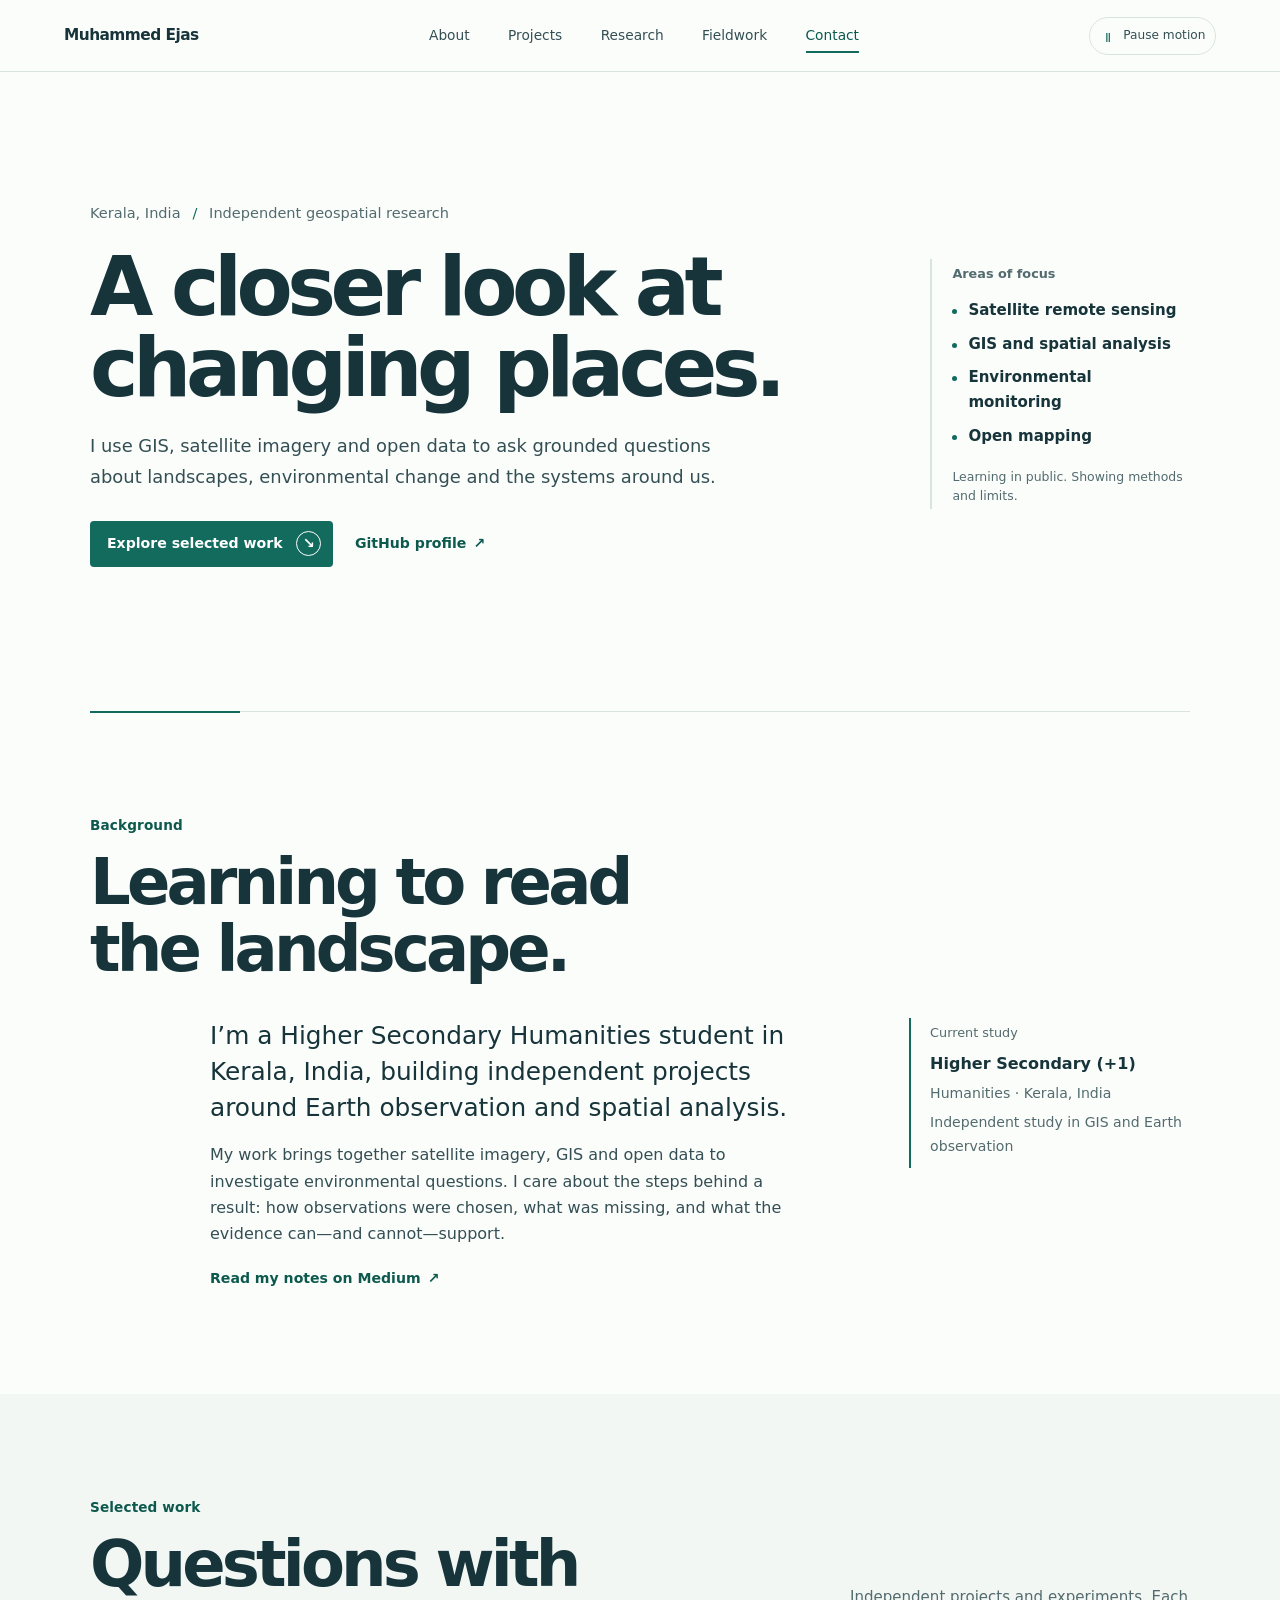
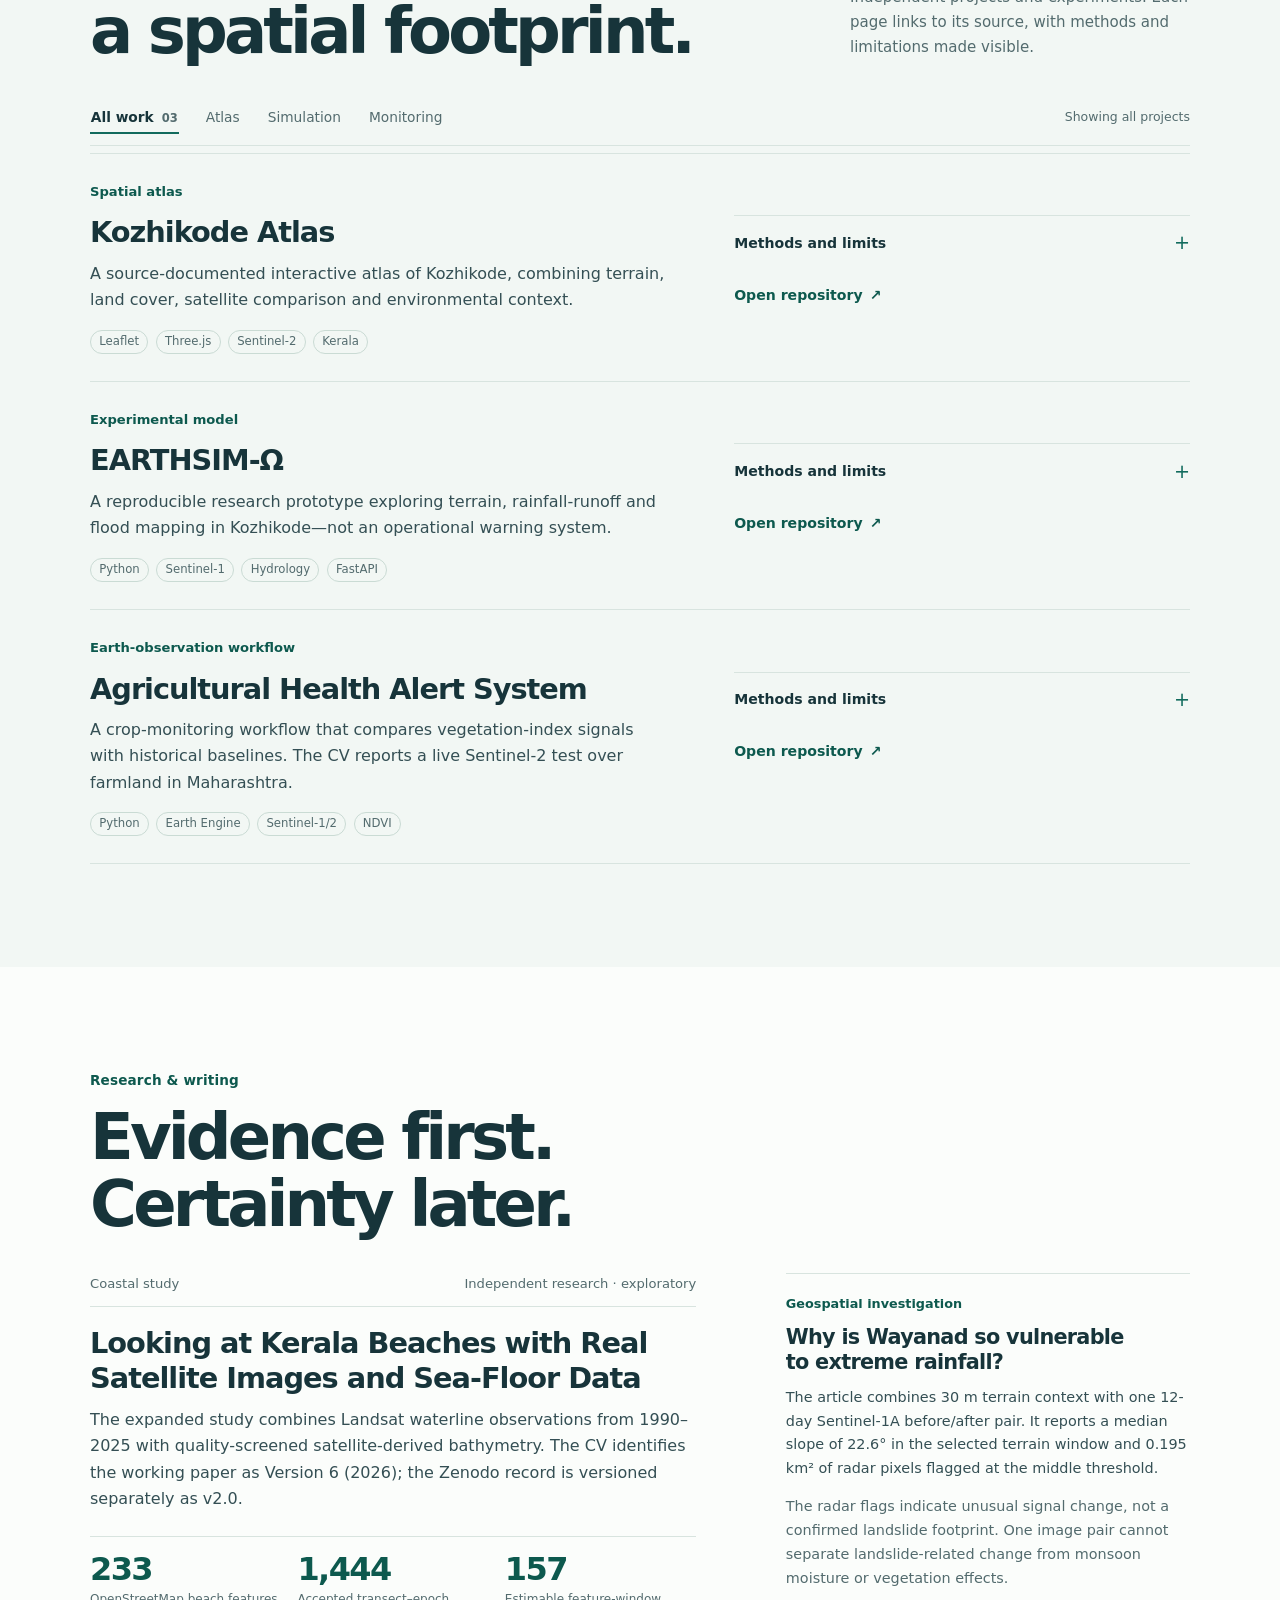
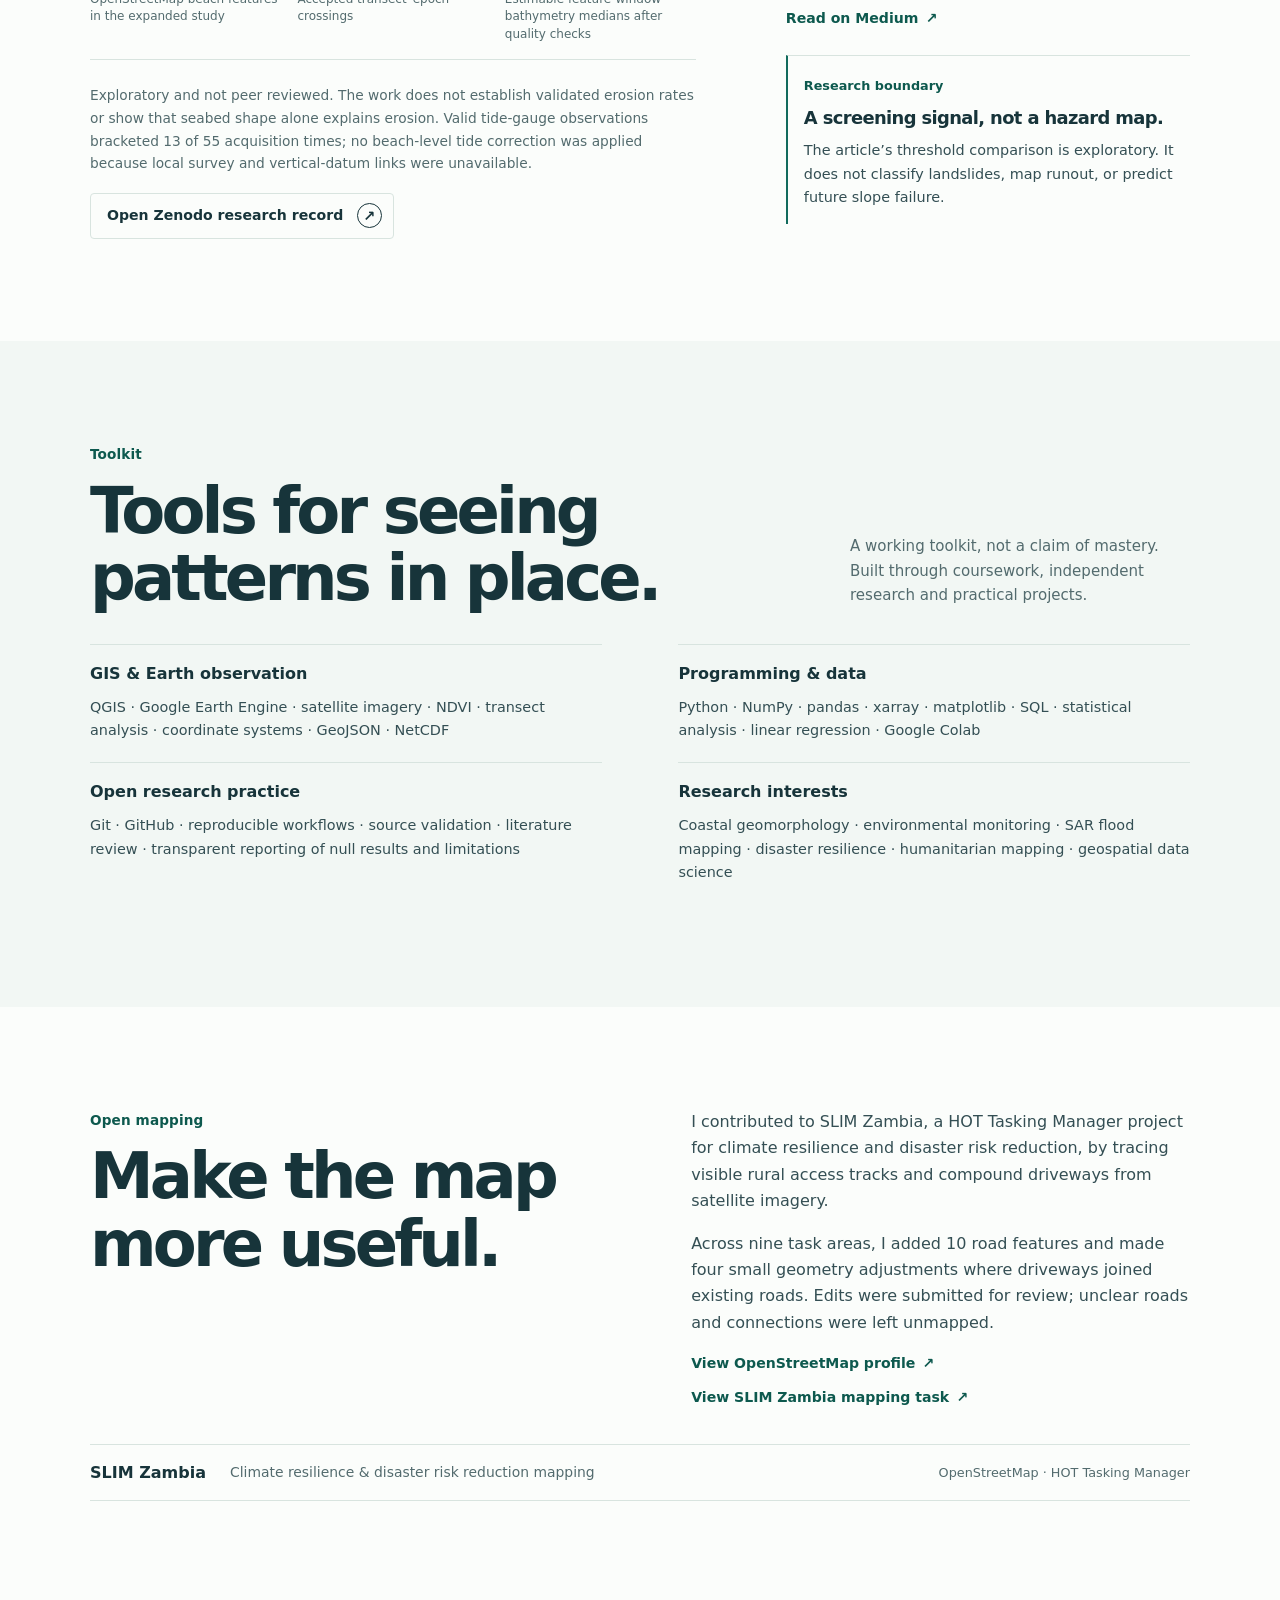
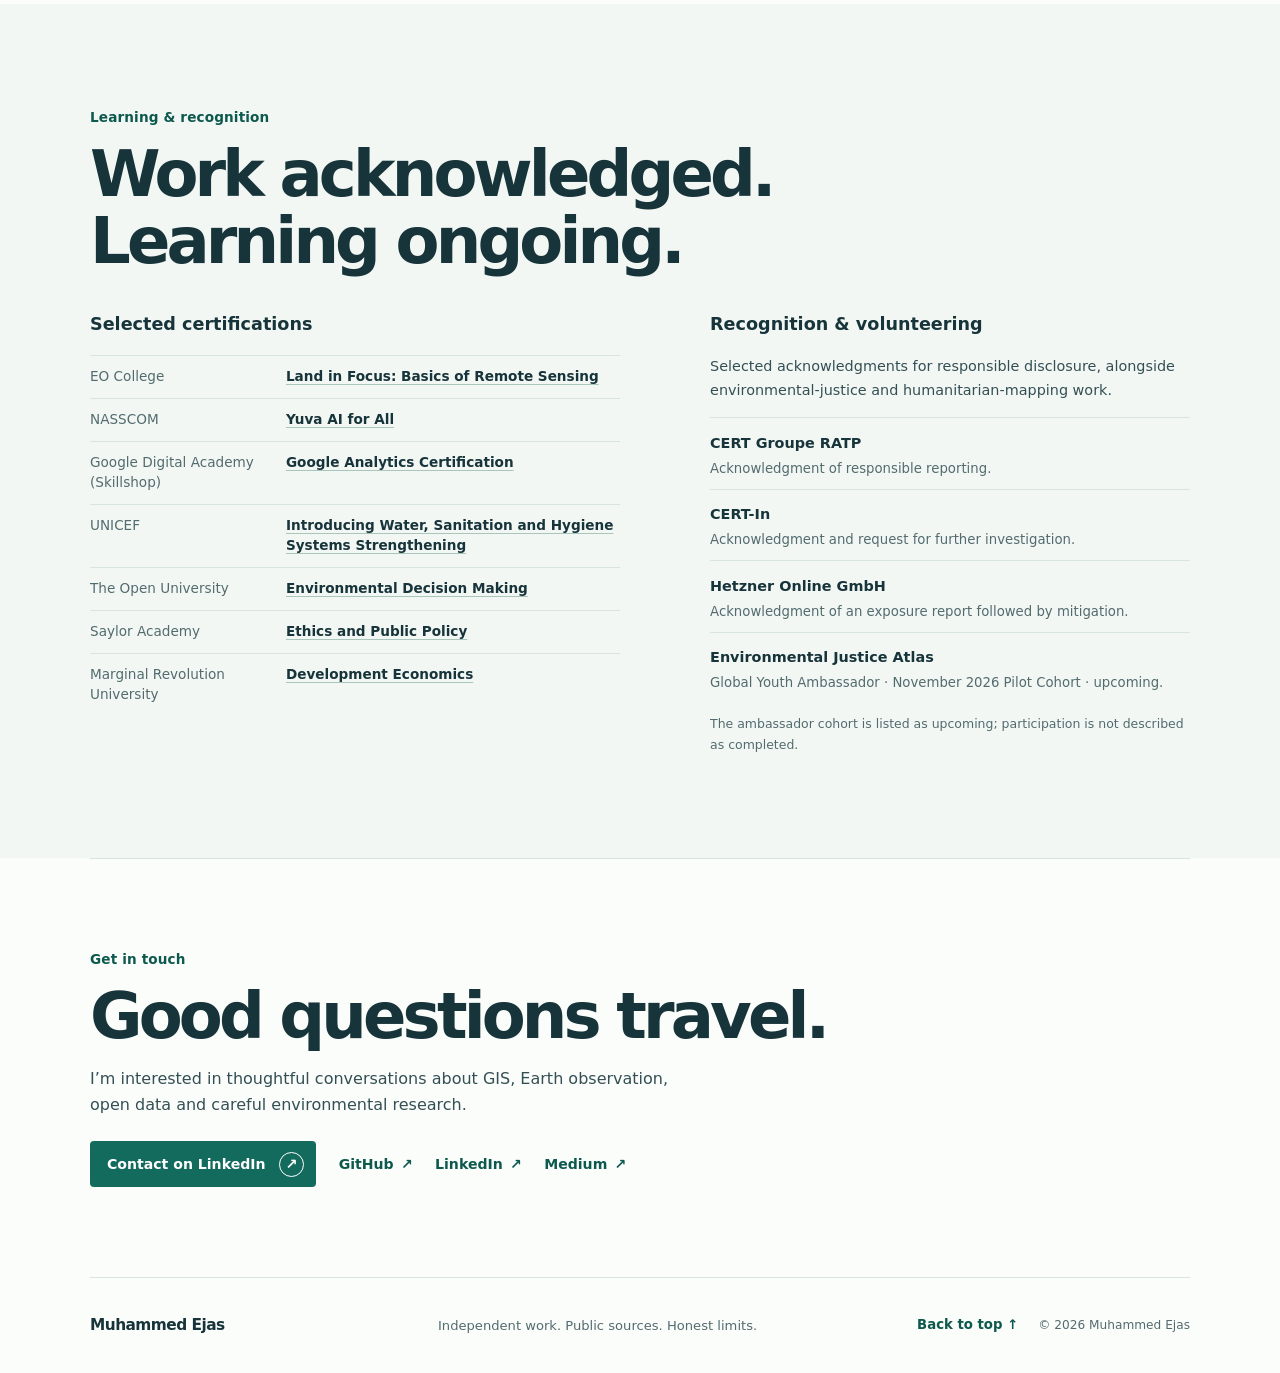
<file: index.html>
<!doctype html>
<html lang="en" class="no-js">
<head>
  <meta charset="utf-8">
  <meta name="viewport" content="width=device-width, initial-scale=1">
  <meta name="theme-color" content="#fbfdfb">
  <title>Muhammed Ejas — Geospatial research, GIS &amp; remote sensing</title>
  <meta name="description" content="Muhammed Ejas is a Humanities student and independent researcher in Kerala, India, exploring GIS, satellite remote sensing, environmental monitoring and geospatial data science.">
  <link rel="canonical" href="https://mhdejas.github.io/">
  <meta property="og:type" content="website">
  <meta property="og:site_name" content="Muhammed Ejas">
  <meta property="og:title" content="Muhammed Ejas — Geospatial research, GIS &amp; remote sensing">
  <meta property="og:description" content="Independent geospatial research and practical Earth-observation projects from Kerala, India.">
  <meta property="og:url" content="https://mhdejas.github.io/">
  <meta property="og:image" content="https://mhdejas.github.io/social-card.png">
  <meta name="twitter:card" content="summary_large_image">
  <meta name="twitter:title" content="Muhammed Ejas — Geospatial research, GIS &amp; remote sensing">
  <meta name="twitter:description" content="Independent geospatial research and practical Earth-observation projects from Kerala, India.">
  <meta name="twitter:image" content="https://mhdejas.github.io/social-card.png">
  <link rel="icon" href="/favicon.svg" type="image/svg+xml">
  <link rel="stylesheet" href="/styles.css">
  <script type="application/ld+json">
  {
    "@context": "https://schema.org",
    "@type": "Person",
    "name": "Muhammed Ejas",
    "url": "https://mhdejas.github.io/",
    "sameAs": [
      "https://github.com/mhdejas",
      "https://in.linkedin.com/in/muhammed-ejas-b33304410",
      "https://medium.com/@muhammedejas"
    ],
    "homeLocation": {"@type": "Place", "name": "Kerala, India"},
    "description": "Higher Secondary Humanities student and independent researcher focused on GIS, remote sensing, environmental monitoring and geospatial data science."
  }
  </script>
  <script src="/script.js" defer></script>
</head>
<body>
  <a class="skip-link" href="#main">Skip to content</a>
  <div class="reading-progress" aria-hidden="true"><span id="reading-progress-fill"></span></div>

  <header class="site-header" id="top">
    <a class="wordmark" href="#top" aria-label="Muhammed Ejas — home">Muhammed Ejas</a>
    <nav class="desktop-nav" aria-label="Main navigation">
      <a href="#about">About</a>
      <a href="#work">Projects</a>
      <a href="#research">Research</a>
      <a href="#fieldwork">Fieldwork</a>
      <a href="#contact">Contact</a>
    </nav>
    <div class="header-tools">
      <button class="motion-toggle" type="button" aria-pressed="false" aria-label="Pause decorative motion" title="Pause motion">
        <span class="motion-glyph" aria-hidden="true">Ⅱ</span><span class="motion-label">Pause motion</span>
      </button>
      <button class="menu-toggle" type="button" aria-expanded="false" aria-controls="mobile-nav" aria-label="Open navigation">
        <span></span><span></span>
      </button>
    </div>
    <nav class="mobile-nav" id="mobile-nav" aria-label="Mobile navigation" hidden>
      <a href="#about">About</a><a href="#work">Projects</a><a href="#research">Research</a><a href="#fieldwork">Fieldwork</a><a href="#contact">Contact</a>
    </nav>
  </header>

  <main id="main">
    <section class="hero section-shell" aria-labelledby="hero-title">
      <div class="hero-copy">
        <p class="hero-location">Kerala, India <span aria-hidden="true">/</span> Independent geospatial research</p>
        <h1 id="hero-title"><span class="hero-line">A closer look at</span><span class="hero-line">changing places.</span></h1>
        <p class="hero-intro">I use GIS, satellite imagery and open data to ask grounded questions about landscapes, environmental change and the systems around us.</p>
        <div class="hero-actions">
          <a class="button button-primary" href="#work"><span>Explore selected work</span><span class="button-icon" aria-hidden="true">↘</span></a>
          <a class="text-link" href="https://github.com/mhdejas" target="_blank" rel="noopener noreferrer">GitHub profile <span aria-hidden="true">↗</span></a>
        </div>
      </div>
      <aside class="hero-focus" aria-label="Research focus">
        <p class="focus-heading">Areas of focus</p>
        <ul class="focus-list">
          <li>Satellite remote sensing</li>
          <li>GIS and spatial analysis</li>
          <li>Environmental monitoring</li>
          <li>Open mapping</li>
        </ul>
        <p class="focus-note">Learning in public. Showing methods and limits.</p>
      </aside>
      <div class="hero-rule" aria-hidden="true"><span></span></div>
    </section>

    <section class="section-shell about-section" id="about" aria-labelledby="about-title">
      <div class="section-heading reveal">
        <p class="section-kicker">Background</p>
        <h2 id="about-title">Learning to read<br>the landscape.</h2>
      </div>
      <div class="about-layout">
        <div class="about-copy reveal reveal-from-left">
          <p class="lead-copy">I’m a Higher Secondary Humanities student in Kerala, India, building independent projects around Earth observation and spatial analysis.</p>
          <p>My work brings together satellite imagery, GIS and open data to investigate environmental questions. I care about the steps behind a result: how observations were chosen, what was missing, and what the evidence can—and cannot—support.</p>
          <a class="text-link inline-link" href="https://medium.com/@muhammedejas" target="_blank" rel="noopener noreferrer">Read my notes on Medium <span aria-hidden="true">↗</span></a>
        </div>
        <aside class="study-slip reveal reveal-from-right" aria-label="Current study">
          <p class="study-label">Current study</p>
          <p class="study-title">Higher Secondary (+1)</p>
          <p class="study-detail">Humanities · Kerala, India</p>
          <p class="study-detail">Independent study in GIS and Earth observation</p>
        </aside>
      </div>
    </section>

    <section class="work-section" id="work" aria-labelledby="work-title">
      <div class="section-shell">
        <div class="section-heading work-heading reveal">
          <div><p class="section-kicker">Selected work</p><h2 id="work-title">Questions with<br>a spatial footprint.</h2></div>
          <p class="section-aside">Independent projects and experiments. Each page links to its source, with methods and limitations made visible.</p>
        </div>
        <div class="work-toolbar reveal">
          <div class="filter-list" role="group" aria-label="Filter projects">
            <button class="filter-button is-active" type="button" data-filter="all" aria-pressed="true">All work <span>03</span></button>
            <button class="filter-button" type="button" data-filter="atlas" aria-pressed="false">Atlas</button>
            <button class="filter-button" type="button" data-filter="simulation" aria-pressed="false">Simulation</button>
            <button class="filter-button" type="button" data-filter="monitoring" aria-pressed="false">Monitoring</button>
          </div>
          <p class="filter-status" aria-live="polite">Showing all projects</p>
        </div>

        <div class="project-list" id="project-grid">
          <article class="project-card reveal" data-category="atlas">
            <div class="project-content">
              <p class="project-overline">Spatial atlas</p>
              <div class="project-main">
                <h3>Kozhikode Atlas</h3>
                <p class="project-summary">A source-documented interactive atlas of Kozhikode, combining terrain, land cover, satellite comparison and environmental context.</p>
                <div class="project-tags"><span>Leaflet</span><span>Three.js</span><span>Sentinel-2</span><span>Kerala</span></div>
              </div>
              <div class="project-side">
                <details class="project-details"><summary>Methods and limits <span aria-hidden="true">+</span></summary><div class="details-body"><dl><div><dt>Purpose</dt><dd>Bring district geography and selected Earth-observation layers together in a browsable atlas.</dd></div><div><dt>Methods</dt><dd>The repository documents Copernicus DEM elevation and slope, ESA WorldCover, a January–March 2019 versus 2025 Sentinel-2 comparison, Dynamic World built-up signals and landslide context.</dd></div><div><dt>Evidence</dt><dd>The urban layer is an exploratory candidate signal, not a confirmed building inventory or validated area estimate. No independent ground-reference accuracy is reported.</dd></div><div><dt>Data rights</dt><dd>Source code is MIT-licensed; imagery and datasets have separate terms. Redistribution rights for the displayed GSI/KSDMA susceptibility layer remain unresolved. <a href="https://github.com/mhdejas/kozhikode-atlas/blob/main/docs/URBAN_COMPARISON.md" target="_blank" rel="noopener noreferrer">Urban comparison method</a> · <a href="https://github.com/mhdejas/kozhikode-atlas/blob/main/site/data/GSI_RIGHTS.md" target="_blank" rel="noopener noreferrer">GSI data note</a>.</dd></div></dl></div></details>
                <a class="project-link" href="https://github.com/mhdejas/kozhikode-atlas" target="_blank" rel="noopener noreferrer">Open repository <span aria-hidden="true">↗</span></a>
              </div>
            </div>
          </article>

          <article class="project-card reveal" data-category="simulation">
            <div class="project-content">
              <p class="project-overline">Experimental model</p>
              <div class="project-main">
                <h3>EARTHSIM-Ω</h3>
                <p class="project-summary">A reproducible research prototype exploring terrain, rainfall-runoff and flood mapping in Kozhikode—not an operational warning system.</p>
                <div class="project-tags"><span>Python</span><span>Sentinel-1</span><span>Hydrology</span><span>FastAPI</span></div>
              </div>
              <div class="project-side">
                <details class="project-details"><summary>Methods and limits <span aria-hidden="true">+</span></summary><div class="details-body"><dl><div><dt>Methods</dt><dd>The repository documents 30 m terrain/hydrology, Sentinel-1 flood mapping, Sentinel-2 analysis, a local 2-D solver and an experimental forecast cycle.</dd></div><div><dt>Reported test</dt><dd>For one held-out 10 August 2019 comparison, the report gives a calibrated CSI of 0.019 versus 0.014 for the default solver. Its 95% block-bootstrap interval (0.001–0.036) leaves the improvement statistically unresolved.</dd></div><div><dt>Limit</dt><dd>The report notes poor flood-footprint skill, incomplete independent validation and limitations in the physical model. It is not for emergency, operational or public-warning decisions.</dd></div><div><dt>Source status</dt><dd>These are repository-reported research results, not independently rerun here. The repository has no stated reuse license.</dd></div></dl></div></details>
                <a class="project-link" href="https://github.com/mhdejas/earthsim-omega" target="_blank" rel="noopener noreferrer">Open repository <span aria-hidden="true">↗</span></a>
              </div>
            </div>
          </article>

          <article class="project-card reveal" data-category="monitoring">
            <div class="project-content">
              <p class="project-overline">Earth-observation workflow</p>
              <div class="project-main">
                <h3>Agricultural Health Alert System</h3>
                <p class="project-summary">A crop-monitoring workflow that compares vegetation-index signals with historical baselines. The CV reports a live Sentinel-2 test over farmland in Maharashtra.</p>
                <div class="project-tags"><span>Python</span><span>Earth Engine</span><span>Sentinel-1/2</span><span>NDVI</span></div>
              </div>
              <div class="project-side">
                <details class="project-details"><summary>Methods and limits <span aria-hidden="true">+</span></summary><div class="details-body"><dl><div><dt>Purpose</dt><dd>Flag significant vegetation-index drops against multi-year historical baselines for further inspection.</dd></div><div><dt>Methods</dt><dd>The CV describes Sentinel-2 and Landsat 8/9 imagery, ESA WorldCover masking, spatial smoothing and anomaly vectorisation. The project provides GeoJSON, CSV, PDF and email alert outputs.</dd></div><div><dt>Test result</dt><dd>On live Sentinel-2 imagery over farmland in Maharashtra, the CV reports 10 alert zones with mean NDVI values from 0.057 to 0.162.</dd></div><div><dt>Limit</dt><dd>An NDVI anomaly is a screening signal, not a field-confirmed crop diagnosis. It should be reviewed with local evidence before action.</dd></div></dl></div></details>
                <a class="project-link" href="https://github.com/mhdejas/crop-health-alert" target="_blank" rel="noopener noreferrer">Open repository <span aria-hidden="true">↗</span></a>
              </div>
            </div>
          </article>
        </div>
      </div>
    </section>

    <section class="research-section section-shell" id="research" aria-labelledby="research-title">
      <div class="section-heading reveal">
        <p class="section-kicker">Research &amp; writing</p>
        <h2 id="research-title">Evidence first.<br>Certainty later.</h2>
      </div>
      <div class="research-layout">
        <article class="research-feature reveal reveal-from-left">
          <div class="research-index"><span>Coastal study</span><span>Independent research · exploratory</span></div>
          <h3>Looking at Kerala Beaches with Real Satellite Images and Sea-Floor Data</h3>
          <p>The expanded study combines Landsat waterline observations from 1990–2025 with quality-screened satellite-derived bathymetry. The CV identifies the working paper as Version 6 (2026); the Zenodo record is versioned separately as v2.0.</p>
          <div class="research-facts"><div><strong>233</strong><span>OpenStreetMap beach features in the expanded study</span></div><div><strong>1,444</strong><span>Accepted transect–epoch crossings</span></div><div><strong>157</strong><span>Estimable feature-window bathymetry medians after quality checks</span></div></div>
          <p class="research-caveat">Exploratory and not peer reviewed. The work does not establish validated erosion rates or show that seabed shape alone explains erosion. Valid tide-gauge observations bracketed 13 of 55 acquisition times; no beach-level tide correction was applied because local survey and vertical-datum links were unavailable.</p>
          <a class="button button-outline" href="https://zenodo.org/records/23503522" target="_blank" rel="noopener noreferrer"><span>Open Zenodo research record</span><span class="button-icon" aria-hidden="true">↗</span></a>
        </article>
        <aside class="writing-stack" aria-label="Additional research writing">
          <article class="writing-item reveal reveal-from-right">
            <span class="writing-type">Geospatial investigation</span>
            <h3>Why is Wayanad so vulnerable to extreme rainfall?</h3>
            <p>The article combines 30 m terrain context with one 12-day Sentinel-1A before/after pair. It reports a median slope of 22.6° in the selected terrain window and 0.195 km² of radar pixels flagged at the middle threshold.</p>
            <p class="article-limit">The radar flags indicate unusual signal change, not a confirmed landslide footprint. One image pair cannot separate landslide-related change from monsoon moisture or vegetation effects.</p>
            <a class="text-link" href="https://medium.com/@muhammedejas/why-is-wayanad-so-vulnerable-to-extreme-rainfall-a-geospatial-investigation-d9b2f4703e6d" target="_blank" rel="noopener noreferrer">Read on Medium <span aria-hidden="true">↗</span></a>
          </article>
          <article class="writing-item writing-item-note reveal">
            <span class="writing-type">Research boundary</span>
            <h3>A screening signal, not a hazard map.</h3>
            <p>The article’s threshold comparison is exploratory. It does not classify landslides, map runout, or predict future slope failure.</p>
          </article>
        </aside>
      </div>
    </section>

    <section class="skills-section" id="skills" aria-labelledby="skills-title">
      <div class="section-shell">
        <div class="skills-top reveal">
          <div class="section-heading"><p class="section-kicker">Toolkit</p><h2 id="skills-title">Tools for seeing<br>patterns in place.</h2></div>
          <p class="section-aside">A working toolkit, not a claim of mastery. Built through coursework, independent research and practical projects.</p>
        </div>
        <div class="skills-grid">
          <article class="skill-group reveal"><h3>GIS &amp; Earth observation</h3><p>QGIS · Google Earth Engine · satellite imagery · NDVI · transect analysis · coordinate systems · GeoJSON · NetCDF</p></article>
          <article class="skill-group reveal reveal-from-right"><h3>Programming &amp; data</h3><p>Python · NumPy · pandas · xarray · matplotlib · SQL · statistical analysis · linear regression · Google Colab</p></article>
          <article class="skill-group reveal reveal-from-left"><h3>Open research practice</h3><p>Git · GitHub · reproducible workflows · source validation · literature review · transparent reporting of null results and limitations</p></article>
          <article class="skill-group reveal"><h3>Research interests</h3><p>Coastal geomorphology · environmental monitoring · SAR flood mapping · disaster resilience · humanitarian mapping · geospatial data science</p></article>
        </div>
      </div>
    </section>

    <section class="field-section section-shell" id="fieldwork" aria-labelledby="field-title">
      <div class="field-heading reveal">
        <div class="section-heading"><p class="section-kicker">Open mapping</p><h2 id="field-title">Make the map<br>more useful.</h2></div>
        <div class="field-copy">
          <p>I contributed to SLIM Zambia, a HOT Tasking Manager project for climate resilience and disaster risk reduction, by tracing visible rural access tracks and compound driveways from satellite imagery.</p>
          <p>Across nine task areas, I added 10 road features and made four small geometry adjustments where driveways joined existing roads. Edits were submitted for review; unclear roads and connections were left unmapped.</p>
          <div class="field-links"><a class="text-link" href="https://www.openstreetmap.org/user/mhdejas" target="_blank" rel="noopener noreferrer">View OpenStreetMap profile <span aria-hidden="true">↗</span></a><a class="text-link" href="https://tasks.hotosm.org/projects/68316" target="_blank" rel="noopener noreferrer">View SLIM Zambia mapping task <span aria-hidden="true">↗</span></a></div>
        </div>
      </div>
      <div class="field-strip reveal"><strong>SLIM Zambia</strong><span>Climate resilience &amp; disaster risk reduction mapping</span><span class="field-strip-source">OpenStreetMap · HOT Tasking Manager</span></div>
    </section>

    <section class="credentials-section" id="credentials" aria-labelledby="credentials-title">
      <div class="section-shell">
        <div class="section-heading reveal"><p class="section-kicker">Learning &amp; recognition</p><h2 id="credentials-title">Work acknowledged.<br>Learning ongoing.</h2></div>
        <div class="credentials-layout">
          <div class="credential-column reveal reveal-from-left"><h3>Selected certifications</h3><ul class="credential-list"><li><span>EO College</span><b><a href="https://eo-college.org/courses/landinfocus/" target="_blank" rel="noopener noreferrer">Land in Focus: Basics of Remote Sensing</a></b></li><li><span>NASSCOM</span><b><a href="https://www.futureskillsprime.in/course/yuva-ai-for-all/" target="_blank" rel="noopener noreferrer">Yuva AI for All</a></b></li><li><span>Google Digital Academy (Skillshop)</span><b><a href="https://skillshop.withgoogle.com/" target="_blank" rel="noopener noreferrer">Google Analytics Certification</a></b></li><li><span>UNICEF</span><b><a href="https://agora.unicef.org/course/info.php?id=37938" target="_blank" rel="noopener noreferrer">Introducing Water, Sanitation and Hygiene Systems Strengthening</a></b></li><li><span>The Open University</span><b><a href="https://www.open.edu/openlearn/nature-environment/introducing-environmental-decision-making/content-section-0" target="_blank" rel="noopener noreferrer">Environmental Decision Making</a></b></li><li><span>Saylor Academy</span><b><a href="https://learn.saylor.org/course/polsc401" target="_blank" rel="noopener noreferrer">Ethics and Public Policy</a></b></li><li><span>Marginal Revolution University</span><b><a href="https://learn.mru.org/courses/development-economics" target="_blank" rel="noopener noreferrer">Development Economics</a></b></li></ul></div>
          <div class="recognition-column reveal reveal-from-right"><h3>Recognition &amp; volunteering</h3><p class="recognition-intro">Selected acknowledgments for responsible disclosure, alongside environmental-justice and humanitarian-mapping work.</p><ul class="recognition-list"><li><div><strong>CERT Groupe RATP</strong><p>Acknowledgment of responsible reporting.</p></div></li><li><div><strong>CERT-In</strong><p>Acknowledgment and request for further investigation.</p></div></li><li><div><strong>Hetzner Online GmbH</strong><p>Acknowledgment of an exposure report followed by mitigation.</p></div></li><li><div><strong>Environmental Justice Atlas</strong><p>Global Youth Ambassador · November 2026 Pilot Cohort · upcoming.</p></div></li></ul><p class="recognition-footnote">The ambassador cohort is listed as upcoming; participation is not described as completed.</p></div>
        </div>
      </div>
    </section>

    <section class="contact-section section-shell" id="contact" aria-labelledby="contact-title">
      <div class="contact-content reveal">
        <p class="section-kicker">Get in touch</p>
        <h2 id="contact-title">Good questions travel.</h2>
        <p>I’m interested in thoughtful conversations about GIS, Earth observation, open data and careful environmental research.</p>
        <div class="contact-links"><a class="button button-primary" href="https://in.linkedin.com/in/muhammed-ejas-b33304410" target="_blank" rel="noopener noreferrer" aria-label="Contact Muhammed Ejas on LinkedIn"><span>Contact on LinkedIn</span><span class="button-icon" aria-hidden="true">↗</span></a><a class="social-link" href="https://github.com/mhdejas" target="_blank" rel="noopener noreferrer">GitHub <span aria-hidden="true">↗</span></a><a class="social-link" href="https://in.linkedin.com/in/muhammed-ejas-b33304410" target="_blank" rel="noopener noreferrer">LinkedIn <span aria-hidden="true">↗</span></a><a class="social-link" href="https://medium.com/@muhammedejas" target="_blank" rel="noopener noreferrer">Medium <span aria-hidden="true">↗</span></a></div>
      </div>
    </section>
  </main>

  <footer class="site-footer section-shell">
    <a class="wordmark footer-wordmark" href="#top">Muhammed Ejas</a>
    <p>Independent work. Public sources. Honest limits.</p>
    <a class="back-top" href="#top">Back to top <span aria-hidden="true">↑</span></a>
    <small>© <span id="current-year">2026</span> Muhammed Ejas</small>
  </footer>
</body>
</html>
</file>
<file: styles.css>
@charset "utf-8";
:root {
  color-scheme: light;
  --paper: #fbfdfb;
  --surface: #f2f7f4;
  --white: #ffffff;
  --ink: #17343a;
  --body: #344f54;
  --muted: #536b6e;
  --line: #d8e4df;
  --accent: #126b5d;
  --accent-dark: #0d594e;
  --accent-pale: #e1f0eb;
  --gutter: clamp(1.25rem, 5vw, 4.5rem);
  --max: 1100px;
  --ease: cubic-bezier(.2, .8, .2, 1);
  font-family: Inter, ui-sans-serif, system-ui, -apple-system, BlinkMacSystemFont, "Segoe UI", sans-serif;
}
* { box-sizing: border-box; }
html { scroll-behavior: smooth; scroll-padding-top: 5.5rem; background: var(--paper); }
body { min-width: 320px; margin: 0; background: var(--paper); color: var(--body); font-size: 16px; line-height: 1.65; -webkit-font-smoothing: antialiased; }
body.motion-paused *, body.motion-paused *::before, body.motion-paused *::after { animation-play-state: paused !important; transition-duration: .01ms !important; }
::selection { color: var(--paper); background: var(--accent); }
a { color: inherit; text-decoration: none; }
button { color: inherit; font: inherit; }
button, a, summary { -webkit-tap-highlight-color: transparent; touch-action: manipulation; }
:focus-visible { outline: 3px solid var(--accent); outline-offset: 4px; }
h1, h2, h3, p { margin-top: 0; }
h1, h2, h3 { text-wrap: balance; }
.section-shell { width: min(100% - 2 * var(--gutter), var(--max)); margin-inline: auto; }
section[id] { scroll-margin-top: 5.5rem; }
.skip-link { position: fixed; top: .75rem; left: .75rem; z-index: 100; padding: .65rem .9rem; transform: translateY(-160%); border-radius: .25rem; background: var(--ink); color: white; font-weight: 700; }
.skip-link:focus { transform: translateY(0); }
.reading-progress { position: fixed; inset: 0 auto auto 0; z-index: 90; width: 100%; height: 3px; pointer-events: none; }
.reading-progress span { display: block; width: 100%; height: 100%; transform: scaleX(0); transform-origin: left center; background: var(--accent); }

.site-header { position: sticky; top: 0; z-index: 70; display: grid; grid-template-columns: auto 1fr auto; align-items: center; gap: 1.5rem; min-height: 72px; padding: .6rem var(--gutter); border-bottom: 1px solid var(--line); background: rgba(251, 253, 251, .96); }
.wordmark { color: var(--ink); font-size: .96rem; font-weight: 750; letter-spacing: -.035em; white-space: nowrap; }
.desktop-nav { display: flex; justify-content: center; align-items: center; gap: clamp(1.1rem, 3vw, 2.4rem); }
.desktop-nav a, .mobile-nav a { position: relative; color: var(--body); font-size: .86rem; transition: color .2s ease; }
.desktop-nav a::after { position: absolute; right: 0; bottom: -.38rem; left: 0; height: 2px; transform: scaleX(0); transform-origin: left; background: var(--accent); content: ""; transition: transform .24s var(--ease); }
.desktop-nav a:hover, .desktop-nav a[aria-current="location"], .mobile-nav a:hover { color: var(--accent-dark); }
.desktop-nav a:hover::after, .desktop-nav a[aria-current="location"]::after { transform: scaleX(1); }
.header-tools { display: flex; align-items: center; justify-content: flex-end; gap: .65rem; }
.motion-toggle { display: inline-flex; min-height: 38px; align-items: center; gap: .45rem; padding: .35rem .6rem; border: 1px solid var(--line); border-radius: 2rem; background: transparent; color: var(--body); cursor: pointer; font-size: .76rem; transition: color .18s ease, border-color .18s ease, background-color .18s ease; }
.motion-toggle:hover:not(:disabled) { border-color: var(--accent); background: var(--accent-pale); color: var(--accent-dark); }
.motion-toggle:disabled { cursor: default; opacity: .75; }
.motion-glyph { display: inline-grid; width: 16px; height: 16px; place-items: center; color: var(--accent); font-size: .78rem; }
.menu-toggle { display: none; }
.mobile-nav { display: none; }
.mobile-nav[hidden] { display: none; }

.hero { position: relative; display: grid; min-height: min(640px, calc(100svh - 72px)); grid-template-columns: minmax(0, 1fr) minmax(200px, .34fr); align-content: center; align-items: center; gap: clamp(2.25rem, 6vw, 5rem); padding-top: 5rem; padding-bottom: 6rem; }
.hero-copy { max-width: 720px; }
.hero-location { margin-bottom: 1.3rem; color: var(--muted); font-size: .91rem; opacity: 0; animation: settle-in .42s ease .04s forwards; }
.hero-location span { padding-inline: .45rem; color: var(--accent); }
h1 { max-width: 800px; margin-bottom: 1.35rem; color: var(--ink); font-size: clamp(3rem, 6.4vw, 5.25rem); font-weight: 720; letter-spacing: -.067em; line-height: .99; }
.hero-line { display: block; opacity: 0; transform: translateY(12px); animation: title-in .58s var(--ease) forwards; }
.hero-line:nth-child(2) { animation-delay: .1s; }
@keyframes title-in { to { opacity: 1; transform: translateY(0); } }
@keyframes settle-in { to { opacity: 1; } }
.hero-intro { max-width: 630px; margin-bottom: 1.75rem; color: var(--body); font-size: clamp(1rem, 1.4vw, 1.13rem); line-height: 1.75; opacity: 0; animation: settle-in .48s ease .28s forwards; }
.hero-actions { display: flex; flex-wrap: wrap; align-items: center; gap: 1.35rem; opacity: 0; animation: settle-in .45s ease .38s forwards; }
.button { display: inline-flex; min-height: 46px; align-items: center; justify-content: center; gap: .85rem; padding: .58rem .7rem .58rem 1rem; border: 1px solid transparent; border-radius: .25rem; font-size: .88rem; font-weight: 650; transition: transform .18s var(--ease), color .18s ease, background-color .18s ease, border-color .18s ease; }
.button:hover { transform: translateY(-2px); }
.button:active { transform: scale(.985); }
.button-primary { background: var(--accent); color: white; }
.button-primary:hover { background: var(--accent-dark); }
.button-outline { border-color: var(--line); background: transparent; color: var(--ink); }
.button-outline:hover { border-color: var(--accent); background: var(--accent-pale); }
.button-icon { display: inline-grid; width: 25px; height: 25px; place-items: center; border: 1px solid currentColor; border-radius: 50%; font-size: .9rem; line-height: 1; }
.text-link, .project-link, .social-link { display: inline-flex; align-items: center; gap: .45rem; color: var(--accent-dark); font-size: .88rem; font-weight: 600; transition: color .18s ease; }
.text-link span, .project-link span, .social-link span, .back-top span { display: inline-block; transition: transform .2s var(--ease); }
.text-link:hover, .project-link:hover, .social-link:hover { color: var(--ink); }
.text-link:hover span, .project-link:hover span, .social-link:hover span, .back-top:hover span { transform: translate(2px, -2px); }
.hero-focus { align-self: center; padding: .25rem 0 .25rem 1.25rem; border-left: 2px solid var(--line); }
.focus-heading { margin-bottom: .9rem; color: var(--muted); font-size: .8rem; font-weight: 650; }
.focus-list { display: grid; gap: .55rem; margin: 0; padding: 0; list-style: none; }
.focus-list li { position: relative; padding-left: 1rem; color: var(--ink); font-size: .94rem; font-weight: 570; opacity: 0; transform: translateX(8px); animation: focus-in .4s var(--ease) forwards; transition: color .18s ease, transform .18s var(--ease); }
.focus-list li:nth-child(1) { animation-delay: .18s; }
.focus-list li:nth-child(2) { animation-delay: .24s; }
.focus-list li:nth-child(3) { animation-delay: .30s; }
.focus-list li:nth-child(4) { animation-delay: .36s; }
.focus-list li::before { position: absolute; top: .72em; left: 0; width: 5px; height: 5px; border-radius: 50%; background: var(--accent); content: ""; }
.focus-list li:hover { transform: translateX(3px); color: var(--accent-dark); }
@keyframes focus-in { to { opacity: 1; transform: translateX(0); } }
.focus-note { margin: 1.2rem 0 0; color: var(--muted); font-size: .78rem; line-height: 1.5; }
.hero-rule { position: absolute; right: 0; bottom: 0; left: 0; height: 1px; background: var(--line); }
.hero-rule span { position: absolute; top: 0; left: 0; width: clamp(65px, 14vw, 150px); height: 2px; transform: scaleX(0); transform-origin: left; background: var(--accent); animation: rule-draw .72s var(--ease) .3s forwards; }
@keyframes rule-draw { to { transform: scaleX(1); } }

.about-section, .research-section, .field-section { padding-block: clamp(4.5rem, 8vw, 7rem); }
.section-heading { margin-bottom: 2.2rem; }
.section-kicker { margin-bottom: .75rem; color: var(--accent-dark); font-size: .85rem; font-weight: 680; letter-spacing: .01em; }
h2 { margin-bottom: 0; color: var(--ink); font-size: clamp(2.4rem, 5vw, 4.25rem); font-weight: 680; letter-spacing: -.06em; line-height: 1.05; }
.about-layout { display: grid; grid-template-columns: minmax(0, 1.35fr) minmax(210px, .65fr); align-items: start; gap: clamp(2.5rem, 9vw, 8rem); margin-left: min(12vw, 120px); }
.about-copy { max-width: 650px; color: var(--body); }
.about-copy p { margin-bottom: 1rem; }
.about-copy .lead-copy { color: var(--ink); font-size: clamp(1.22rem, 2vw, 1.55rem); font-weight: 540; line-height: 1.45; }
.inline-link { margin-top: .2rem; }
.study-slip { padding: .25rem 0 .25rem 1.2rem; border-left: 2px solid var(--accent); }
.study-label { margin-bottom: .5rem; color: var(--muted); font-size: .8rem; }
.study-title { margin-bottom: .25rem; color: var(--ink); font-weight: 680; }
.study-detail { margin-bottom: .4rem; color: var(--muted); font-size: .88rem; }

.work-section { padding-block: clamp(4.5rem, 8vw, 7rem); background: var(--surface); }
.work-heading { display: flex; align-items: end; justify-content: space-between; gap: 2rem; }
.work-heading .section-heading, .skills-top .section-heading { margin-bottom: 0; }
.section-aside { max-width: 340px; margin: 0 0 .35rem; color: var(--muted); font-size: .94rem; }
.work-toolbar { display: flex; flex-wrap: wrap; align-items: center; justify-content: space-between; gap: .5rem 1rem; margin-top: 2.2rem; padding-bottom: .7rem; border-bottom: 1px solid var(--line); }
.filter-list { display: flex; flex-wrap: wrap; align-items: center; gap: clamp(.7rem, 2.3vw, 1.65rem); }
.filter-button { position: relative; padding: .35rem .05rem; border: 0; background: transparent; color: var(--muted); cursor: pointer; font-size: .86rem; transition: color .18s ease; }
.filter-button::after { position: absolute; right: 0; bottom: 0; left: 0; height: 2px; transform: scaleX(0); transform-origin: left; background: var(--accent); content: ""; transition: transform .2s var(--ease); }
.filter-button:hover, .filter-button.is-active { color: var(--ink); }
.filter-button.is-active { font-weight: 680; }
.filter-button.is-active::after { transform: scaleX(1); }
.filter-button span { margin-left: .2rem; color: var(--muted); font-size: .72rem; }
.filter-status { margin: 0; color: var(--muted); font-size: .78rem; }
.project-list { margin-top: .4rem; border-top: 1px solid var(--line); }
.project-card { border-bottom: 1px solid var(--line); }
.project-card[hidden] { display: none; }
.project-content { display: grid; grid-template-columns: minmax(0, 1.12fr) minmax(245px, .88fr); column-gap: clamp(1.5rem, 5vw, 4rem); row-gap: .8rem; padding-block: 1.7rem; }
.project-overline { grid-column: 1 / -1; margin: 0; color: var(--accent-dark); font-size: .82rem; font-weight: 650; }
.project-main h3, .research-feature h3, .writing-item h3 { margin-bottom: .65rem; color: var(--ink); font-size: clamp(1.35rem, 2.4vw, 1.8rem); font-weight: 680; letter-spacing: -.035em; line-height: 1.22; }
.project-summary { max-width: 620px; margin-bottom: 1rem; color: var(--body); }
.project-tags { display: flex; flex-wrap: wrap; gap: .45rem; }
.project-tags span { padding: .14rem .52rem; border: 1px solid #cadbd4; border-radius: 2rem; color: var(--muted); font-size: .73rem; line-height: 1.5; }
.project-side { display: flex; flex-direction: column; align-items: stretch; justify-content: flex-start; }
.project-details { border-top: 1px solid var(--line); }
.project-details summary { display: flex; align-items: center; justify-content: space-between; gap: 1rem; padding: .7rem 0; color: var(--ink); cursor: pointer; font-size: .88rem; font-weight: 650; list-style: none; }
.project-details summary::-webkit-details-marker { display: none; }
.project-details summary span { color: var(--accent); font-size: 1.2rem; font-weight: 400; transition: transform .2s var(--ease); }
.project-details[open] summary span { transform: rotate(45deg); }
.details-body { padding: .15rem 0 .8rem; animation: note-in .24s var(--ease); }
@keyframes note-in { from { opacity: 0; transform: translateY(5px); } to { opacity: 1; transform: translateY(0); } }
.details-body dl { margin: 0; }
.details-body dl > div { display: grid; grid-template-columns: 78px minmax(0, 1fr); gap: .5rem; padding: .45rem 0; border-top: 1px solid var(--line); font-size: .79rem; line-height: 1.55; }
.details-body dt { color: var(--ink); font-weight: 650; }
.details-body dd { margin: 0; color: var(--body); }
.details-body a { color: var(--accent-dark); text-decoration: underline; text-underline-offset: 2px; }
.project-link { align-self: flex-start; margin-top: .85rem; }

.research-layout { display: grid; grid-template-columns: minmax(0, 1.2fr) minmax(250px, .8fr); gap: clamp(2.5rem, 7vw, 6rem); align-items: start; }
.research-index { display: flex; flex-wrap: wrap; justify-content: space-between; gap: .4rem 1rem; margin-bottom: 1.2rem; padding-bottom: .7rem; border-bottom: 1px solid var(--line); color: var(--muted); font-size: .82rem; }
.research-feature > p { color: var(--body); }
.research-facts { display: grid; grid-template-columns: repeat(3, minmax(0, 1fr)); gap: 1rem; margin: 1.5rem 0; padding-block: 1rem; border-block: 1px solid var(--line); }
.research-facts div { display: flex; flex-direction: column; gap: .35rem; }
.research-facts strong { color: var(--accent-dark); font-size: clamp(1.45rem, 2.6vw, 2rem); font-weight: 690; font-variant-numeric: tabular-nums; letter-spacing: -.05em; line-height: 1; }
.research-facts span { color: var(--muted); font-size: .75rem; line-height: 1.45; }
.research-caveat, .article-limit { color: var(--muted) !important; font-size: .86rem; }
.research-feature .button { margin-top: .25rem; }
.writing-stack { display: grid; gap: 1.5rem; }
.writing-item { padding-top: 1rem; border-top: 1px solid var(--line); }
.writing-type { display: inline-block; margin-bottom: .65rem; color: var(--accent-dark); font-size: .8rem; font-weight: 650; }
.writing-item h3 { font-size: 1.3rem; }
.writing-item p { font-size: .9rem; }
.writing-item .text-link { margin-top: .1rem; }
.writing-item-note { padding-left: 1rem; border-left: 2px solid var(--accent); }
.writing-item-note h3 { font-size: 1.12rem; }

.skills-section { padding-block: clamp(4.5rem, 8vw, 7rem); background: var(--surface); }
.skills-top { display: flex; align-items: end; justify-content: space-between; gap: 2rem; margin-bottom: 2rem; }
.skills-top .section-aside { margin-bottom: .25rem; }
.skills-grid { display: grid; grid-template-columns: repeat(2, minmax(0, 1fr)); column-gap: clamp(2rem, 6vw, 5rem); }
.skill-group { padding: 1rem 0 1.2rem; border-top: 1px solid var(--line); }
.skill-group h3, .credential-column h3, .recognition-column h3 { margin-bottom: .5rem; color: var(--ink); font-size: 1rem; font-weight: 680; }
.skill-group p { margin: 0; color: var(--body); font-size: .9rem; }

.field-heading { display: grid; grid-template-columns: minmax(0, 1fr) minmax(0, 1fr); gap: clamp(2.5rem, 8vw, 7rem); }
.field-heading .section-heading { margin-bottom: 0; }
.field-copy p { color: var(--body); }
.field-links { display: flex; flex-wrap: wrap; gap: .65rem 1.3rem; margin-top: 1rem; }
.field-strip { display: flex; flex-wrap: wrap; align-items: center; gap: .35rem 1.5rem; margin-top: 2.2rem; padding-block: .9rem; border-block: 1px solid var(--line); color: var(--ink); }
.field-strip strong { font-weight: 700; }
.field-strip > span { color: var(--muted); font-size: .87rem; }
.field-strip .field-strip-source { margin-left: auto; font-size: .8rem; }

.credentials-section { padding-block: clamp(4.5rem, 8vw, 7rem); background: var(--surface); }
.credentials-layout { display: grid; grid-template-columns: minmax(0, 1.05fr) minmax(0, .95fr); gap: clamp(2.5rem, 7vw, 6rem); }
.credential-column h3, .recognition-column h3 { margin-bottom: 1rem; font-size: 1.1rem; }
.credential-list, .recognition-list { margin: 0; padding: 0; list-style: none; }
.credential-list li { display: grid; grid-template-columns: minmax(135px, .55fr) minmax(0, 1fr); gap: .75rem; padding: .7rem 0; border-top: 1px solid var(--line); font-size: .85rem; line-height: 1.45; }
.credential-list li span { color: var(--muted); }
.credential-list li b { color: var(--ink); font-weight: 600; }
.credential-list a { text-decoration: underline; text-decoration-color: #a9c6bc; text-underline-offset: 3px; transition: color .18s ease; }
.credential-list a:hover { color: var(--accent-dark); }
.recognition-intro { color: var(--body); font-size: .9rem; }
.recognition-list li { padding: .72rem 0 .55rem; border-top: 1px solid var(--line); }
.recognition-list strong { color: var(--ink); font-size: .9rem; }
.recognition-list p { margin: .12rem 0 0; color: var(--muted); font-size: .83rem; }
.recognition-footnote { margin: .7rem 0 0; color: var(--muted); font-size: .78rem; }

.contact-section { padding-block: clamp(4rem, 7vw, 6rem); border-block: 1px solid var(--line); }
.contact-content { max-width: 740px; }
.contact-content h2 { margin-bottom: 1rem; }
.contact-content > p:not(.section-kicker) { max-width: 590px; margin-bottom: 1.4rem; color: var(--body); }
.contact-links { display: flex; flex-wrap: wrap; align-items: center; gap: 1.2rem 1.4rem; }
.site-footer { display: grid; grid-template-columns: 1fr 1.4fr auto auto; align-items: center; gap: 1.25rem; min-height: 95px; padding-block: 1.2rem; }
.footer-wordmark { justify-self: start; }
.site-footer p { margin: 0; color: var(--muted); font-size: .82rem; }
.back-top { color: var(--accent-dark); font-size: .83rem; font-weight: 600; }
.site-footer small { color: var(--muted); font-size: .76rem; }

html.no-js .work-toolbar { display: none; }

html.js-enabled .reveal { opacity: 0; transform: translateY(12px); transition: opacity .48s ease, transform .48s var(--ease); }
html.js-enabled .reveal-from-left { transform: translateX(-12px); }
html.js-enabled .reveal-from-right { transform: translateX(12px); }
html.js-enabled .reveal.is-visible { opacity: 1; transform: none; }

@media (max-width: 900px) {
  .site-header { grid-template-columns: auto 1fr auto; gap: 1rem; }
  .desktop-nav { gap: 1rem; }
  .desktop-nav a { font-size: .8rem; }
  .hero { gap: 2.5rem; }
  .about-layout { margin-left: 4vw; }
  .field-strip .field-strip-source { width: 100%; margin-left: 0; }
}
@media (max-width: 740px) {
  html { scroll-padding-top: 4.5rem; }
  section[id] { scroll-margin-top: 4.5rem; }
  .site-header { grid-template-columns: 1fr auto; min-height: 64px; }
  .desktop-nav { display: none; }
  .menu-toggle { display: inline-flex; width: 40px; height: 40px; flex-direction: column; align-items: center; justify-content: center; gap: 5px; border: 1px solid var(--line); border-radius: .25rem; background: transparent; cursor: pointer; }
  .menu-toggle span { display: block; width: 17px; height: 2px; background: var(--ink); transition: transform .2s var(--ease); }
  .menu-toggle[aria-expanded="true"] span:first-child { transform: translateY(3.5px) rotate(45deg); }
  .menu-toggle[aria-expanded="true"] span:last-child { transform: translateY(-3.5px) rotate(-45deg); }
  .mobile-nav:not([hidden]) { position: absolute; top: calc(100% + 1px); right: 0; left: 0; display: grid; gap: .15rem; padding: .75rem var(--gutter) 1rem; border-bottom: 1px solid var(--line); background: var(--paper); animation: menu-in .22s var(--ease); }
  .mobile-nav a { padding: .68rem 0; }
  @keyframes menu-in { from { opacity: 0; transform: translateY(-5px); } to { opacity: 1; transform: translateY(0); } }
  html.no-js .site-header { grid-template-columns: 1fr; }
  html.no-js .header-tools, html.no-js .mobile-nav { display: none !important; }
  html.no-js .desktop-nav { display: flex; flex-wrap: wrap; justify-content: flex-start; gap: .35rem 1rem; padding-block: .4rem; }
  .motion-label { display: none; }
  .hero { min-height: auto; grid-template-columns: 1fr; gap: 2.4rem; padding-top: 5rem; padding-bottom: 4rem; }
  .hero-focus { max-width: 430px; }
  .hero-rule { bottom: 0; }
  .about-section, .research-section, .field-section { padding-block: 4.3rem; }
  .section-heading { margin-bottom: 1.7rem; }
  h2 { font-size: clamp(2.25rem, 10vw, 3.5rem); }
  .about-layout { grid-template-columns: 1fr; gap: 1.8rem; margin-left: 0; }
  .study-slip { max-width: 430px; }
  .work-section, .skills-section, .credentials-section { padding-block: 4.3rem; }
  .work-heading, .skills-top { display: block; }
  .work-heading .section-aside, .skills-top .section-aside { max-width: 500px; margin-top: 1rem; }
  .work-toolbar { align-items: flex-start; }
  .filter-status { width: 100%; }
  .project-content { grid-template-columns: 1fr; gap: .7rem; padding-block: 1.4rem; }
  .project-overline { grid-column: 1; }
  .project-side { grid-column: 1; }
  .research-layout, .field-heading, .credentials-layout { grid-template-columns: 1fr; gap: 2.2rem; }
  .research-facts { gap: .7rem; }
  .research-facts span { font-size: .72rem; }
  .skills-grid { gap: 0 1.5rem; }
  .credential-list li { grid-template-columns: minmax(100px, .46fr) minmax(0, 1fr); gap: .55rem; }
  .contact-section { padding-block: 4rem; }
  .site-footer { grid-template-columns: 1fr 1fr; gap: .65rem 1rem; padding-block: 1.3rem; }
  .site-footer p { grid-column: 1 / -1; grid-row: 2; }
  .site-footer small { justify-self: end; }
}
@media (max-width: 420px) {
  .hero { padding-top: 4rem; }
  h1 { font-size: clamp(2.7rem, 12vw, 3.35rem); }
  .hero-actions { align-items: flex-start; gap: 1rem; }
  .filter-list { gap: .45rem .85rem; }
  .filter-button { font-size: .8rem; }
  .research-facts { grid-template-columns: 1fr; }
  .research-facts div { display: grid; grid-template-columns: 70px 1fr; align-items: center; }
  .credential-list li { grid-template-columns: 1fr; gap: .12rem; }
  .field-strip { align-items: flex-start; flex-direction: column; gap: .1rem; }
  .field-strip .field-strip-source { margin-top: .3rem; }
  .contact-links { gap: 1rem; }
}
@media (prefers-reduced-motion: reduce) {
  *, *::before, *::after { scroll-behavior: auto !important; animation-duration: .01ms !important; animation-iteration-count: 1 !important; transition-duration: .01ms !important; }
  html.js-enabled .reveal { opacity: 1; transform: none; }
}
</file>
